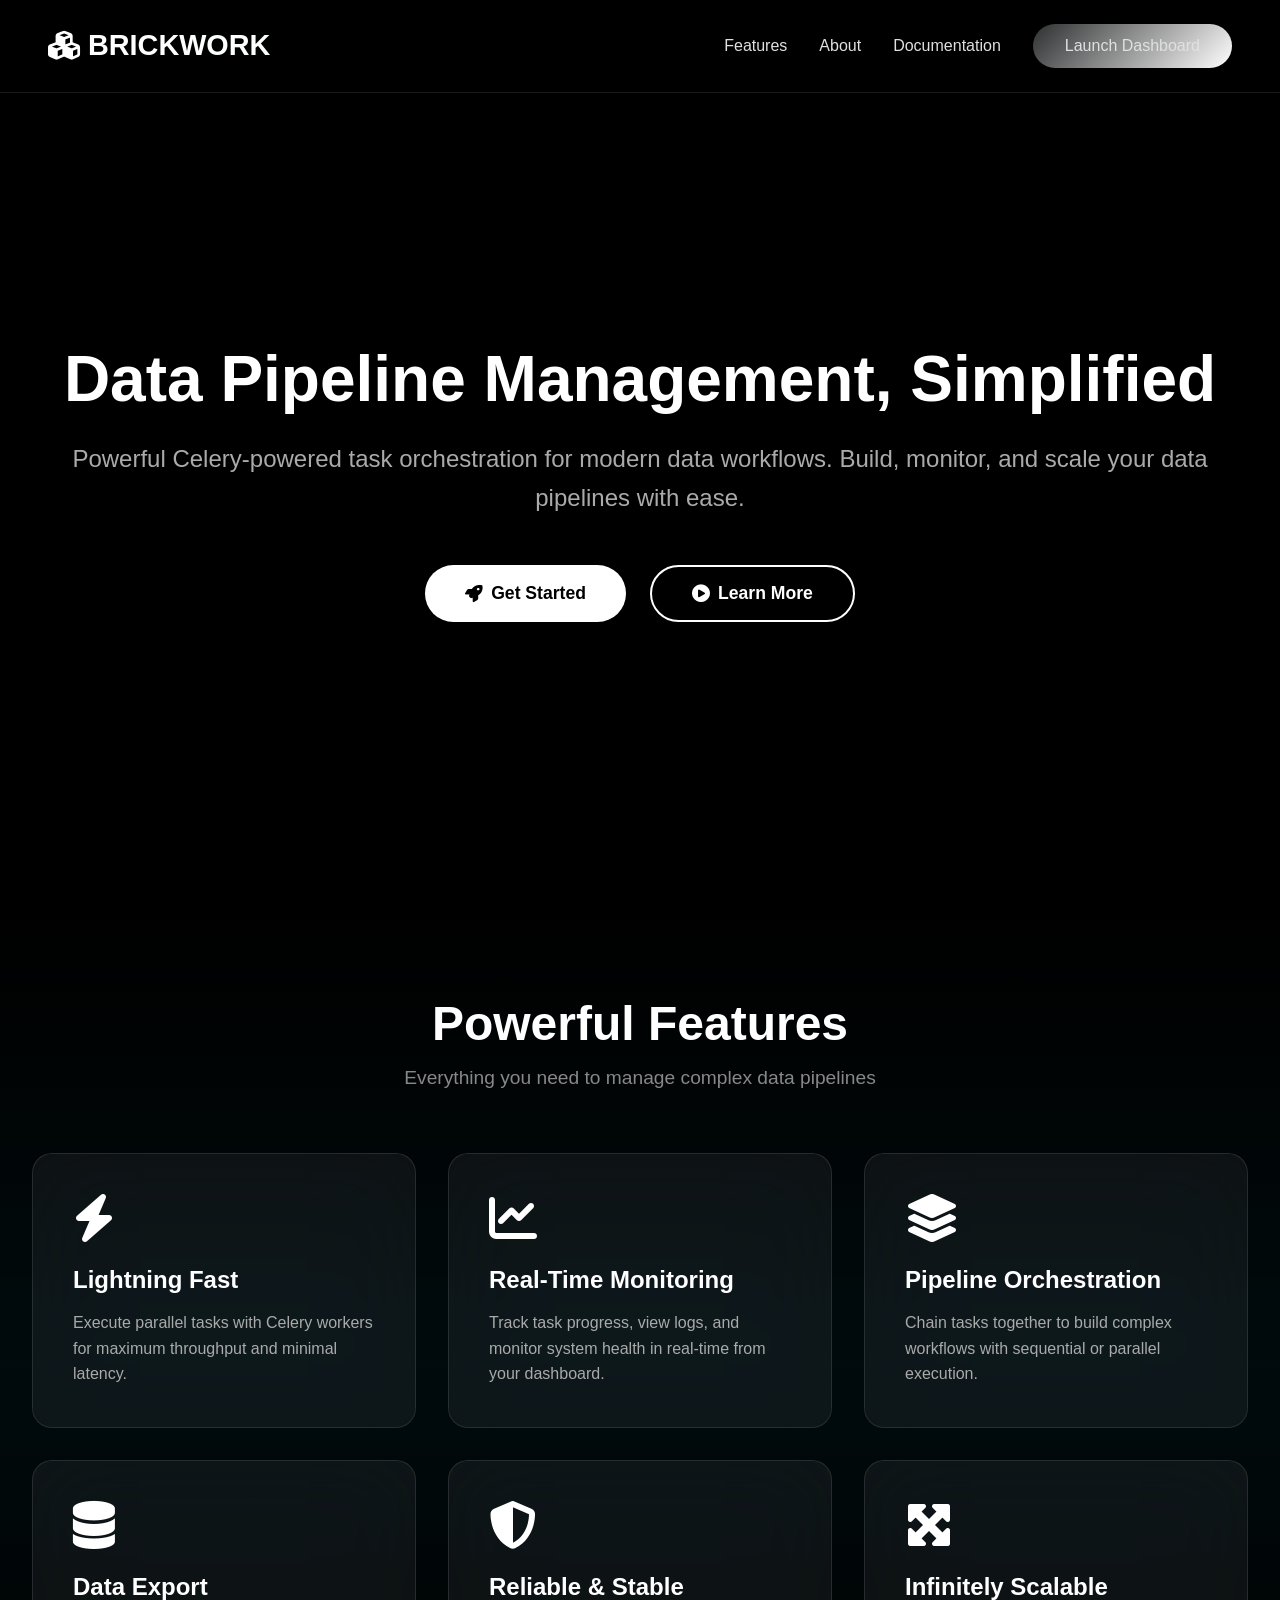
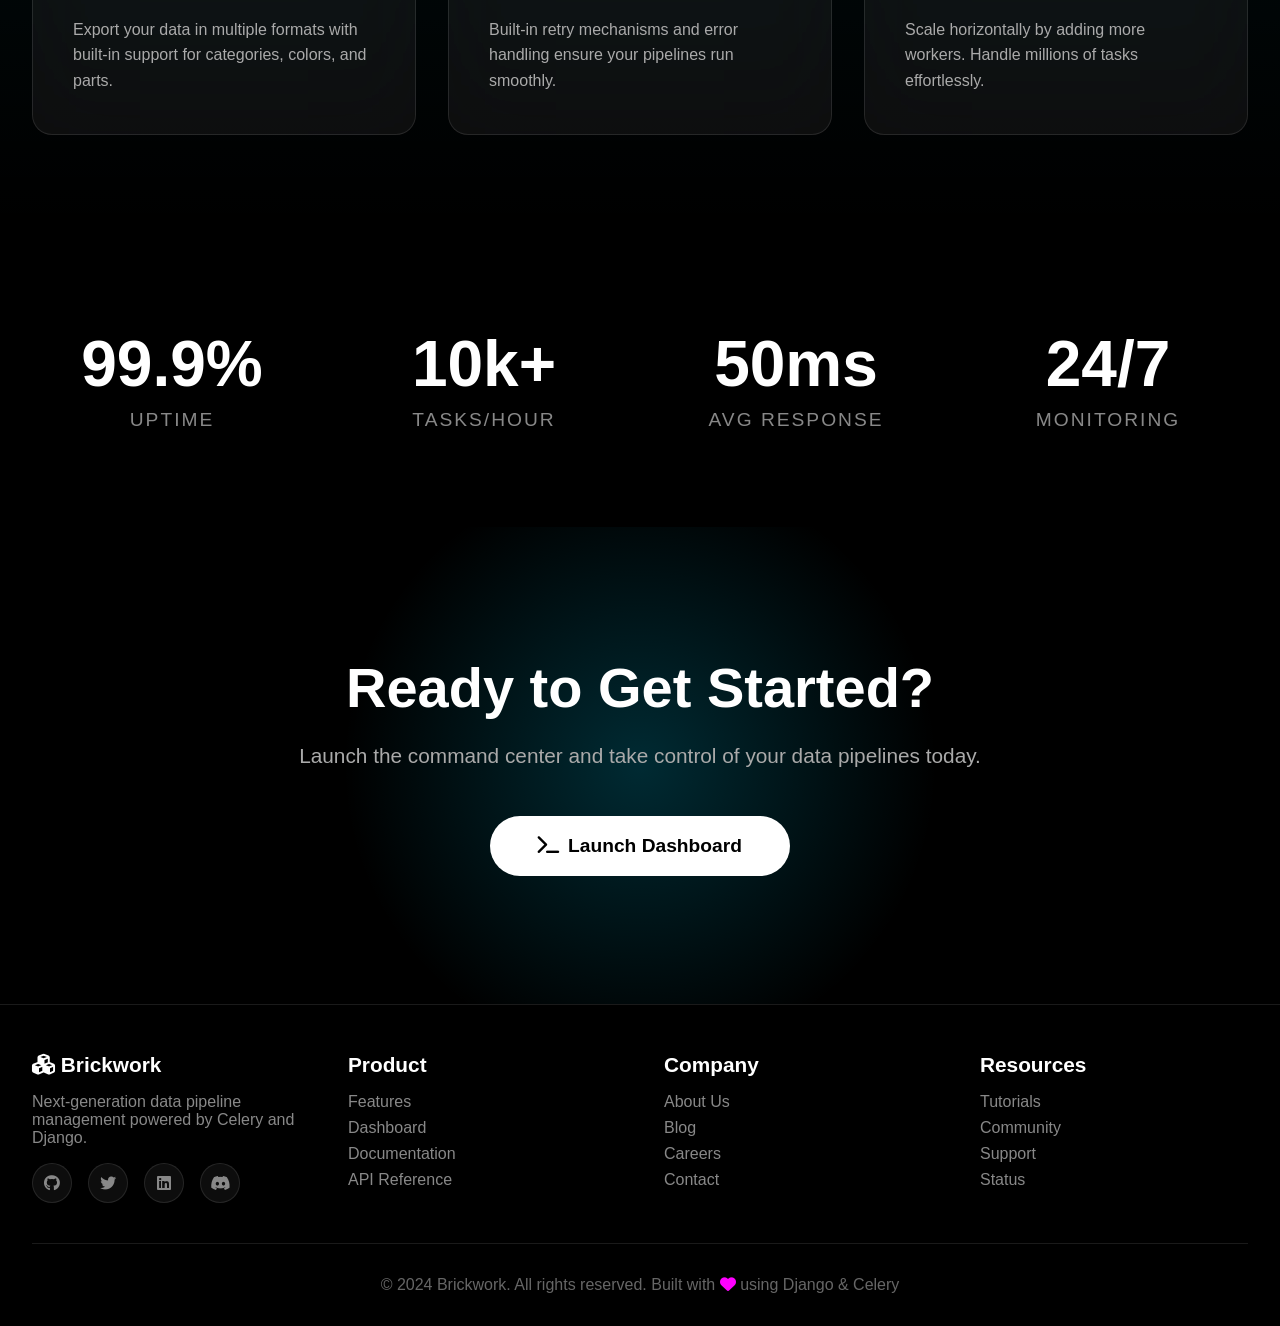
<file: templates/dashboard/home.html>
<!DOCTYPE html>
<html lang="en">
<head>
<meta charset="UTF-8">
<meta name="viewport" content="width=device-width, initial-scale=1.0">
<title>Brickwork - Data Pipeline Management</title>
<link rel="stylesheet" href="https://cdnjs.cloudflare.com/ajax/libs/font-awesome/6.4.0/css/all.min.css">
<style>
* {
  margin: 0;
  padding: 0;
  box-sizing: border-box;
}

body {
  background: #000000;
  color: #e0e0e0;
  font-family: -apple-system, BlinkMacSystemFont, 'Segoe UI', Roboto, 'Helvetica Neue', Arial, sans-serif;
  overflow-x: hidden;
}

.navbar {
  position: fixed;
  top: 0;
  width: 100%;
  padding: 1.5rem 3rem;
  background: rgba(0, 0, 0, 0.8);
  backdrop-filter: blur(20px);
  -webkit-backdrop-filter: blur(20px);
  border-bottom: 1px solid rgba(255, 255, 255, 0.1);
  z-index: 1000;
  transition: all 0.3s ease;
}

.navbar.scrolled {
  padding: 1rem 3rem;
  background: rgba(0, 0, 0, 0.95);
}

.nav-content {
  max-width: 1400px;
  margin: 0 auto;
  display: flex;
  justify-content: space-between;
  align-items: center;
}

.logo {
  font-size: 1.8rem;
  font-weight: 700;
  background: linear-gradient(135deg, #ffffffff, #ffffffff, #f8fffcff);
  -webkit-background-clip: text;
  -webkit-text-fill-color: transparent;
  background-clip: text;
  display: flex;
  align-items: center;
  gap: 0.5rem;
}

.nav-links {
  display: flex;
  gap: 2rem;
  align-items: center;
}

.nav-links a {
  color: #e0e0e0;
  text-decoration: none;
  font-weight: 500;
  transition: all 0.3s ease;
  position: relative;
}

.nav-links a::after {
  content: '';
  position: absolute;
  bottom: -5px;
  left: 0;
  width: 0;
  height: 2px;
  background: linear-gradient(135deg, #f8f8f8ff, #00ff88);
  transition: width 0.3s ease;
}

.nav-links a:hover::after {
  width: 100%;
}

.nav-links a:hover {
  color: #00d4ff;
}

.cta-btn {
  padding: 0.8rem 2rem;
  background: linear-gradient(135deg, #2e2f30ff, #ffffffff);
  border: none;
  border-radius: 30px;
  color: #000000ff;
  font-weight: 600;
  cursor: pointer;
  transition: all 0.3s ease;
  text-decoration: none;
  display: inline-block;
}

.cta-btn:hover {
  transform: translateY(-2px);
  box-shadow: 0 10px 30px rgba(255, 255, 255, 0.5);
}

.hero {
  min-height: 100vh;
  display: flex;
  align-items: center;
  justify-content: center;
  padding: 8rem 2rem 4rem;
  position: relative;
  overflow: hidden;
}

.hero::before {
  content: '';
  position: absolute;
  top: 0;
  left: 0;
  right: 0;
  bottom: 0;
  background: radial-gradient(circle at 50% 50%, rgba(0, 0, 0, 0.1), transparent 50%),
              radial-gradient(circle at 80% 20%, rgba(0, 0, 0, 0.1), transparent 50%);
  animation: pulse 8s ease-in-out infinite;
}

@keyframes pulse {
  0%, 100% { opacity: 0.5; }
  50% { opacity: 1; }
}

.hero-content {
  max-width: 1200px;
  text-align: center;
  position: relative;
  z-index: 1;
}

.hero h1 {
  font-size: 4rem;
  font-weight: 800;
  margin-bottom: 1.5rem;
  background: linear-gradient(135deg, #ffffffff, #ffffffff, #ffffffff);
  -webkit-background-clip: text;
  -webkit-text-fill-color: transparent;
  background-clip: text;
  animation: glow 3s ease-in-out infinite;
}

@keyframes glow {
  0%, 100% { filter: brightness(1); }
  50% { filter: brightness(1.4); }
}

.hero p {
  font-size: 1.5rem;
  color: #aaa;
  margin-bottom: 3rem;
  line-height: 1.6;
}

.hero-buttons {
  display: flex;
  gap: 1.5rem;
  justify-content: center;
  flex-wrap: wrap;
}

.btn-primary {
  padding: 1rem 2.5rem;
  background: linear-gradient(135deg, #ffffffff, #ffffffff);
  border: none;
  border-radius: 30px;
  color: #000;
  font-weight: 600;
  font-size: 1.1rem;
  cursor: pointer;
  transition: all 0.3s ease;
  text-decoration: none;
  display: inline-flex;
  align-items: center;
  gap: 0.5rem;
}

.btn-primary:hover {
  transform: translateY(-3px);
  box-shadow: 0 15px 40px rgba(255, 255, 255, 0.6);
}

.btn-secondary {
  padding: 1rem 2.5rem;
  background: transparent;
  border: 2px solid #ffffffff;
  border-radius: 30px;
  color: #ffffffff;
  font-weight: 600;
  font-size: 1.1rem;
  cursor: pointer;
  transition: all 0.3s ease;
  text-decoration: none;
  display: inline-flex;
  align-items: center;
  gap: 0.5rem;
}

.btn-secondary:hover {
  background: rgba(0, 212, 255, 0.1);
  transform: translateY(-3px);
}

.features {
  padding: 6rem 2rem;
  background: linear-gradient(180deg, transparent, rgba(0, 212, 255, 0.05), transparent);
}

.features-content {
  max-width: 1400px;
  margin: 0 auto;
}

.section-header {
  text-align: center;
  margin-bottom: 4rem;
}

.section-header h2 {
  font-size: 3rem;
  font-weight: 700;
  color: #ffffffff;
  margin-bottom: 1rem;
}

.section-header p {
  font-size: 1.2rem;
  color: #888;
}

.features-grid {
  display: grid;
  grid-template-columns: repeat(auto-fit, minmax(300px, 1fr));
  gap: 2rem;
}

.feature-card {
  background: rgba(255, 255, 255, 0.05);
  backdrop-filter: blur(40px) saturate(180%);
  -webkit-backdrop-filter: blur(40px) saturate(180%);
  border-radius: 20px;
  border: 1px solid rgba(255, 255, 255, 0.1);
  padding: 2.5rem;
  transition: all 0.3s ease;
  position: relative;
  overflow: hidden;
}

.feature-card::before {
  content: '';
  position: absolute;
  top: 0;
  left: 0;
  width: 100%;
  height: 100%;
  background: linear-gradient(135deg, rgba(0, 212, 255, 0.1), transparent);
  opacity: 0;
  transition: opacity 0.3s ease;
}

.feature-card:hover::before {
  opacity: 1;
}

.feature-card:hover {
  transform: translateY(-10px);
  border-color: rgba(255, 255, 255, 0.5);
  box-shadow: 0 15px 50px rgba(255, 255, 255, 0.3);
}

.feature-icon {
  font-size: 3rem;
  color: #ffffffff;
  margin-bottom: 1.5rem;
  display: inline-block;
}

.feature-card h3 {
  font-size: 1.5rem;
  color: #fff;
  margin-bottom: 1rem;
}

.feature-card p {
  color: #aaa;
  line-height: 1.6;
}

.stats {
  padding: 6rem 2rem;
  background: rgba(0, 0, 0, 0.5);
}

.stats-content {
  max-width: 1200px;
  margin: 0 auto;
}

.stats-grid {
  display: grid;
  grid-template-columns: repeat(auto-fit, minmax(200px, 1fr));
  gap: 3rem;
  text-align: center;
}

.stat-item {
  position: relative;
}

.stat-number {
  font-size: 4rem;
  font-weight: 800;
  background: linear-gradient(135deg, #ffffffff, #ffffffff);
  -webkit-background-clip: text;
  -webkit-text-fill-color: transparent;
  background-clip: text;
  margin-bottom: 0.5rem;
}

.stat-label {
  font-size: 1.2rem;
  color: #888;
  text-transform: uppercase;
  letter-spacing: 2px;
}

.cta-section {
  padding: 8rem 2rem;
  text-align: center;
  position: relative;
  overflow: hidden;
}

.cta-section::before {
  content: '';
  position: absolute;
  top: 50%;
  left: 50%;
  transform: translate(-50%, -50%);
  width: 600px;
  height: 600px;
  background: radial-gradient(circle, rgba(0, 212, 255, 0.2), transparent 70%);
  animation: pulse 4s ease-in-out infinite;
}

.cta-content {
  max-width: 800px;
  margin: 0 auto;
  position: relative;
  z-index: 1;
}

.cta-section h2 {
  font-size: 3.5rem;
  font-weight: 800;
  margin-bottom: 1.5rem;
  background: linear-gradient(135deg, #ffffffff, #ffffffff, #ffffffff);
  -webkit-background-clip: text;
  -webkit-text-fill-color: transparent;
  background-clip: text;
}

.cta-section p {
  font-size: 1.3rem;
  color: #aaa;
  margin-bottom: 3rem;
}

.footer {
  background: rgba(0, 0, 0, 0.8);
  border-top: 1px solid rgba(255, 255, 255, 0.1);
  padding: 3rem 2rem 2rem;
}

.footer-content {
  max-width: 1400px;
  margin: 0 auto;
  display: grid;
  grid-template-columns: repeat(auto-fit, minmax(250px, 1fr));
  gap: 3rem;
  margin-bottom: 2rem;
}

.footer-section h3 {
  color: #ffffffff;
  margin-bottom: 1rem;
  font-size: 1.3rem;
}

.footer-section p,
.footer-section a {
  color: #888;
  text-decoration: none;
  display: block;
  margin-bottom: 0.5rem;
  transition: color 0.3s ease;
}

.footer-section a:hover {
  color: #ffffffff;
}

.social-links {
  display: flex;
  gap: 1rem;
  margin-top: 1rem;
}

.social-links a {
  width: 40px;
  height: 40px;
  display: flex;
  align-items: center;
  justify-content: center;
  background: rgba(255, 255, 255, 0.05);
  border-radius: 50%;
  border: 1px solid rgba(255, 255, 255, 0.1);
  transition: all 0.3s ease;
}

.social-links a:hover {
  background: rgba(0, 212, 255, 0.2);
  border-color: #ffffffff;
  transform: translateY(-3px);
}

.footer-bottom {
  max-width: 1400px;
  margin: 0 auto;
  padding-top: 2rem;
  border-top: 1px solid rgba(255, 255, 255, 0.1);
  text-align: center;
  color: #666;
}

@media (max-width: 768px) {
  .navbar {
    padding: 1rem 1.5rem;
  }
  
  .nav-links {
    display: none;
  }
  
  .hero h1 {
    font-size: 2.5rem;
  }
  
  .hero p {
    font-size: 1.2rem;
  }
  
  .section-header h2 {
    font-size: 2rem;
  }
  
  .cta-section h2 {
    font-size: 2.5rem;
  }
}
</style>
</head>
<body>
  <nav class="navbar" id="navbar">
    <div class="nav-content">
      <div class="logo">
        <i class="fas fa-cubes"></i>
        BRICKWORK
      </div>
      <div class="nav-links">
        <a href="#features">Features</a>
        <a href="#about">About</a>
        <a href="#docs">Documentation</a>
        <a href="/dashboard/" class="cta-btn">Launch Dashboard</a>
      </div>
    </div>
  </nav>

  <section class="hero">
    <div class="hero-content">
      <h1>Data Pipeline Management, Simplified</h1>
      <p>
        Powerful Celery-powered task orchestration for modern data workflows.
        Build, monitor, and scale your data pipelines with ease.
      </p>
      <div class="hero-buttons">
        <a href="/dashboard/" class="btn-primary">
          <i class="fas fa-rocket"></i>
          Get Started
        </a>
        <a href="#features" class="btn-secondary">
          <i class="fas fa-play-circle"></i>
          Learn More
        </a>
      </div>
    </div>
  </section>

  <section class="features" id="features">
    <div class="features-content">
      <div class="section-header">
        <h2>Powerful Features</h2>
        <p>Everything you need to manage complex data pipelines</p>
      </div>
      <div class="features-grid">
        <div class="feature-card">
          <i class="fas fa-bolt feature-icon"></i>
          <h3>Lightning Fast</h3>
          <p>Execute parallel tasks with Celery workers for maximum throughput and minimal latency.</p>
        </div>
        <div class="feature-card">
          <i class="fas fa-chart-line feature-icon"></i>
          <h3>Real-Time Monitoring</h3>
          <p>Track task progress, view logs, and monitor system health in real-time from your dashboard.</p>
        </div>
        <div class="feature-card">
          <i class="fas fa-layer-group feature-icon"></i>
          <h3>Pipeline Orchestration</h3>
          <p>Chain tasks together to build complex workflows with sequential or parallel execution.</p>
        </div>
        <div class="feature-card">
          <i class="fas fa-database feature-icon"></i>
          <h3>Data Export</h3>
          <p>Export your data in multiple formats with built-in support for categories, colors, and parts.</p>
        </div>
        <div class="feature-card">
          <i class="fas fa-shield-alt feature-icon"></i>
          <h3>Reliable & Stable</h3>
          <p>Built-in retry mechanisms and error handling ensure your pipelines run smoothly.</p>
        </div>
        <div class="feature-card">
          <i class="fas fa-expand-arrows-alt feature-icon"></i>
          <h3>Infinitely Scalable</h3>
          <p>Scale horizontally by adding more workers. Handle millions of tasks effortlessly.</p>
        </div>
      </div>
    </div>
  </section>

  <section class="stats">
    <div class="stats-content">
      <div class="stats-grid">
        <div class="stat-item">
          <div class="stat-number">99.9%</div>
          <div class="stat-label">Uptime</div>
        </div>
        <div class="stat-item">
          <div class="stat-number">10k+</div>
          <div class="stat-label">Tasks/Hour</div>
        </div>
        <div class="stat-item">
          <div class="stat-number">50ms</div>
          <div class="stat-label">Avg Response</div>
        </div>
        <div class="stat-item">
          <div class="stat-number">24/7</div>
          <div class="stat-label">Monitoring</div>
        </div>
      </div>
    </div>
  </section>

  <section class="cta-section">
    <div class="cta-content">
      <h2>Ready to Get Started?</h2>
      <p>Launch the command center and take control of your data pipelines today.</p>
      <a href="/dashboard/" class="btn-primary" style="font-size: 1.2rem; padding: 1.2rem 3rem;">
        <i class="fas fa-terminal"></i>
        Launch Dashboard
      </a>
    </div>
  </section>

  <footer class="footer">
    <div class="footer-content">
      <div class="footer-section">
        <h3><i class="fas fa-cubes"></i> Brickwork</h3>
        <p>Next-generation data pipeline management powered by Celery and Django.</p>
        <div class="social-links">
          <a href="#"><i class="fab fa-github"></i></a>
          <a href="#"><i class="fab fa-twitter"></i></a>
          <a href="#"><i class="fab fa-linkedin"></i></a>
          <a href="#"><i class="fab fa-discord"></i></a>
        </div>
      </div>
      <div class="footer-section">
        <h3>Product</h3>
        <a href="#features">Features</a>
        <a href="/dashboard/">Dashboard</a>
        <a href="#">Documentation</a>
        <a href="#">API Reference</a>
      </div>
      <div class="footer-section">
        <h3>Company</h3>
        <a href="#">About Us</a>
        <a href="#">Blog</a>
        <a href="#">Careers</a>
        <a href="#">Contact</a>
      </div>
      <div class="footer-section">
        <h3>Resources</h3>
        <a href="#">Tutorials</a>
        <a href="#">Community</a>
        <a href="#">Support</a>
        <a href="#">Status</a>
      </div>
    </div>
    <div class="footer-bottom">
      <p>&copy; 2024 Brickwork. All rights reserved. Built with <i class="fas fa-heart" style="color: #ff00ff;"></i> using Django & Celery</p>
    </div>
  </footer>

  <script>
    // Navbar scroll effect
    window.addEventListener('scroll', () => {
      const navbar = document.getElementById('navbar');
      if (window.scrollY > 50) {
        navbar.classList.add('scrolled');
      } else {
        navbar.classList.remove('scrolled');
      }
    });

    // Smooth scrolling for anchor links
    document.querySelectorAll('a[href^="#"]').forEach(anchor => {
      anchor.addEventListener('click', function (e) {
        e.preventDefault();
        const target = document.querySelector(this.getAttribute('href'));
        if (target) {
          target.scrollIntoView({
            behavior: 'smooth',
            block: 'start'
          });
        }
      });
    });
  </script>
</body>
</html>
</file>
